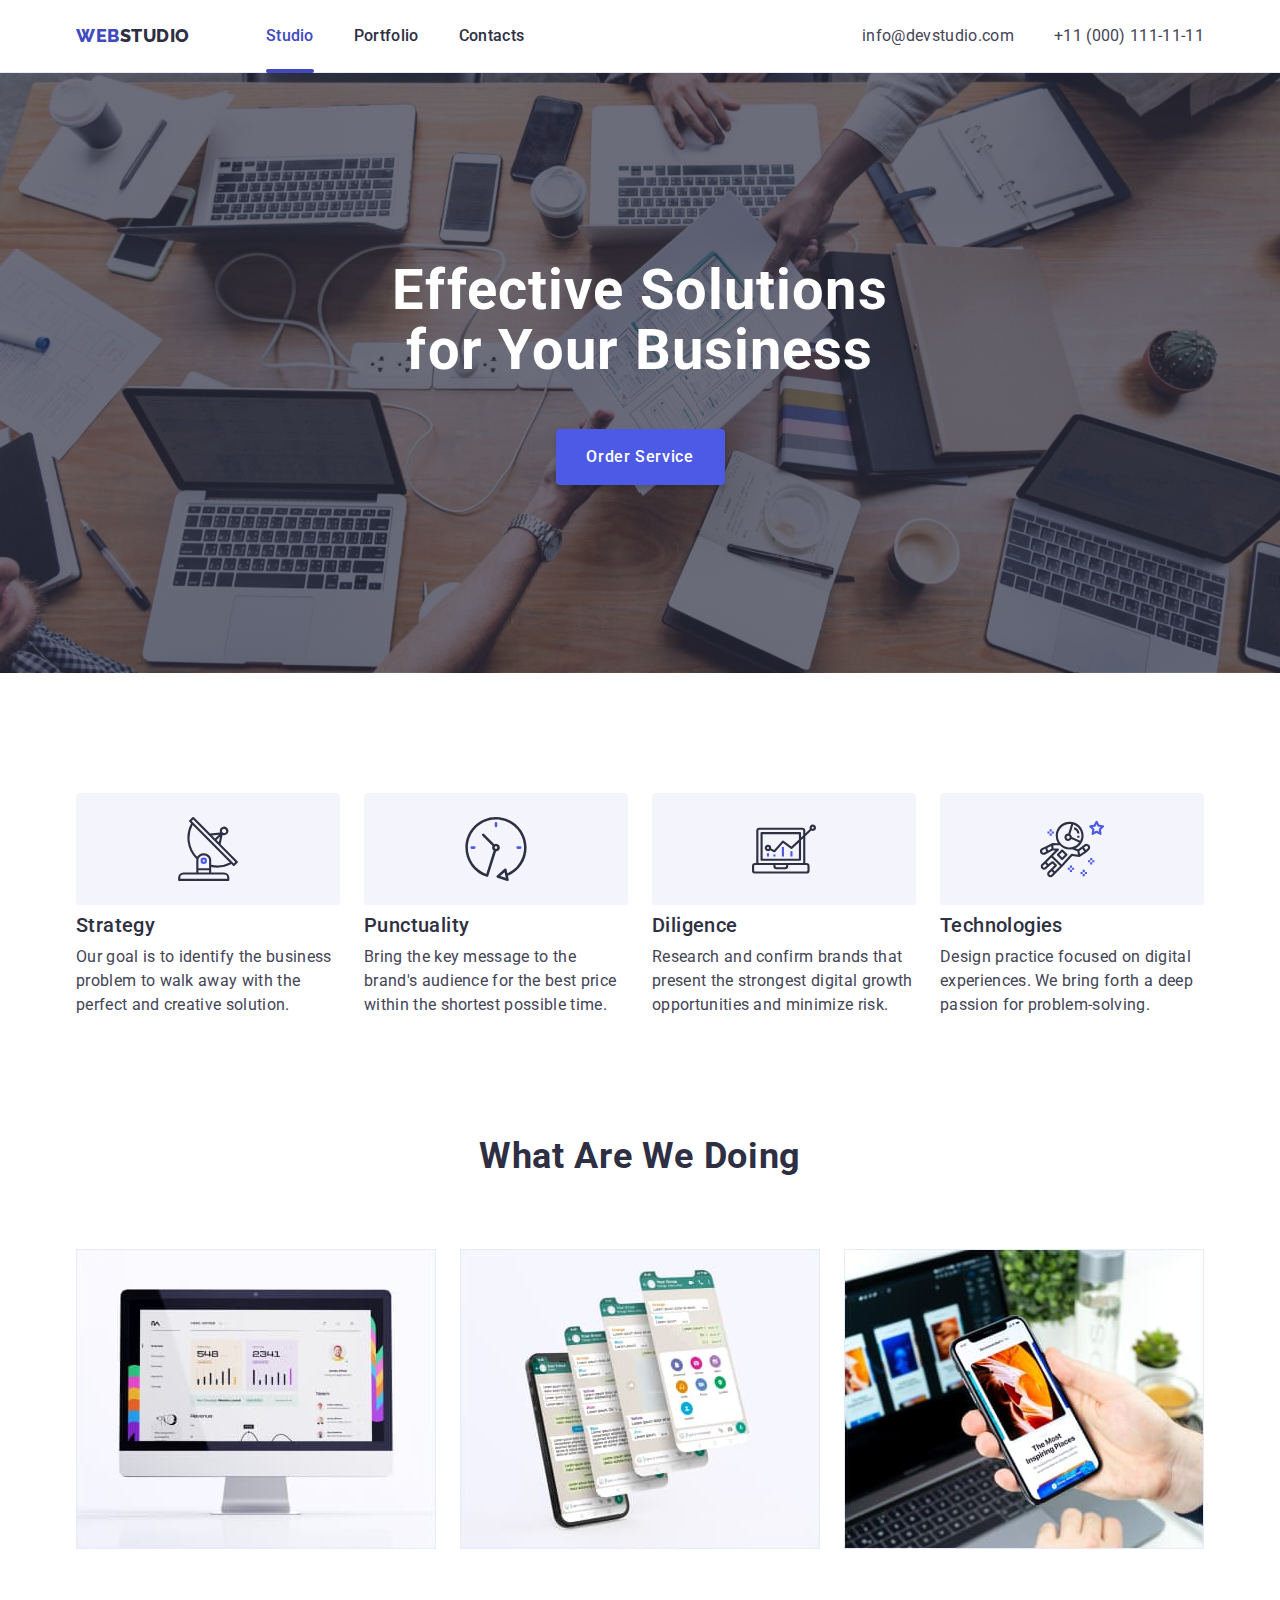
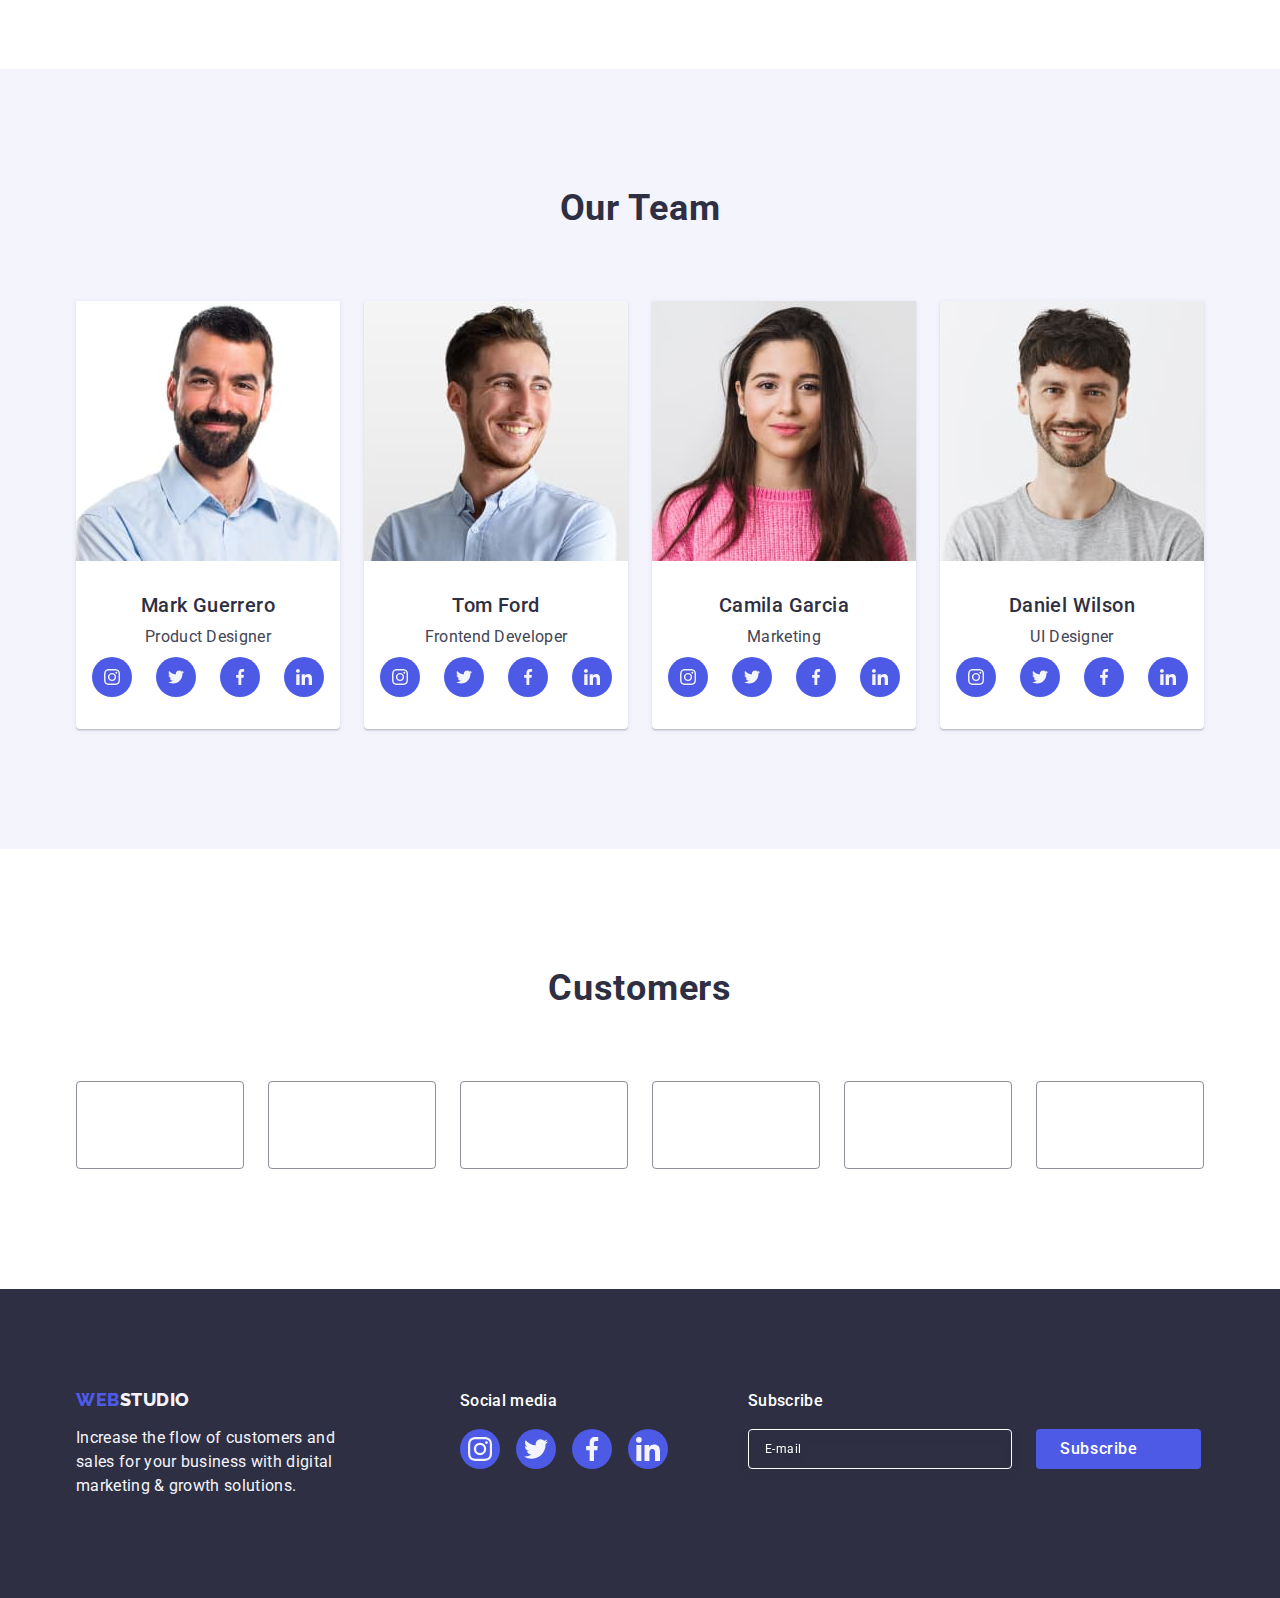
<file: index.html>
<!DOCTYPE html>
<html lang="en">
<head>
    <meta charset="UTF-8">
    <meta http-equiv="X-UA-Compatible" content="IE=edge">
    <meta name="viewport" content="width=device-width, initial-scale=1.0">
    <link rel="preconnect" href="https://fonts.googleapis.com">
    <link rel="preconnect" href="https://fonts.gstatic.com" crossorigin>
    <link href="https://fonts.googleapis.com/css2?family=Raleway:wght@800&family=Roboto:wght@400;500&display=swap" rel="stylesheet">

     <title>WebStudio</title>
     <link rel="stylesheet" href="https://cdn.jsdelivr.net/npm/modern-normalize@2.0.0/modern-normalize.min.css">
        <link rel="stylesheet" href="./css/styles.css">
</head>
<body>
        <header class="header">
            <div class="header-container container">
            <nav class="header-navigation">
            <a  class="header-logo link" href="./index.html"> Web<span class="span">Studio</span></a>
            <ul class="header-menu-list list">
                <li> <a class="header-menu-link link current" href="./index.html">Studio</a></li>
                <li> <a class="header-menu-link link" href="./portfolio.html">Portfolio</a></li>
                <li> <a class="header-menu-link link" href="">Contacts</a></li>
            </ul>
            </nav>
             <address class="addres">
                <ul class="header-addres list">
                    <li class="header-address-item"><a class="header-address-link link" href="mailto:info@devstudio.com">info@devstudio.com</a> </li>
                    <li class="header-address-item"><a class="header-address-link link" href="tel:+110001111111">+11 (000) 111-11-11</a></li>
                </ul> 
             </address>
            </div>
        </header>

        <main>
            <section class="section-content">
                <div class="container-section container">
                    <h1 class="section-title">Effective Solutions for Your Business</h1>
                    <button type="button" class="section-title-bt"  data-modal-open>Order Service</button>
                </div>  
            </section>
            <section class="section-content-one">
                <div class="tex-content container">
                    <h2 class="visually-hidden ">header</h2>
                        <ul class="main-strategi list">
                            <li class="main-content-item-one"> 
                                <div class="main-content-div-two" >
                                    <svg class="main-content-icon" width="64" height="64"> 
                                        <use href="./images/icons.svg#icon-antenna-1">
                                        </use>
                                    </svg>
                                </div>
                                <h3 class="main-strategy-title">Strategy</h3>
                        <p class="main-strategy-text">Our goal is to identify the business
                            problem to walk away with the perfect and creative solution. </p>
                            </li>
                        <li class="main-content-item-one">
                            <div class="main-content-div-two" >
                                <svg class="main-content-icon" width="64" height="64"> 
                                    <use href="./images/icons.svg#icon-clock-1">
                                    </use>
                                </svg>
                            </div>
                            <h3 class="main-strategy-title">Punctuality</h3>
                        <p class="main-strategy-text">Bring the key message to the brand's audience for the best price within the shortest possible time.</p>
                            </li>
                        <li class="main-content-item-one">
                            <div class="main-content-div-two" >
                                <svg class="main-content-icon" width="64" height="64">
                                    <use href="./images/icons.svg#icon-diagram-1"> </use>
                                </svg>
                            </div>
                                <h3 class="main-strategy-title">Diligence</h3>
                                <p class="main-strategy-text">Research and confirm brands that present the strongest digital growth opportunities and minimize risk.</p>
                            </li>
                        <li class="main-content-item-one">
                            <div class="main-content-div-two" >
                                <svg class="main-content-icon" width="64" height="64"> 
                                    <use href="./images/icons.svg#icon-astronaut-1"> </use>
                                </svg>
                            </div>
                            <h3 class="main-strategy-title">Technologies</h3>
                        <p class="main-strategy-text">Design practice focused on digital experiences. We bring forth a deep passion for problem-solving.</p>
                            </li>
                </ul>
                </div>
            </section>
            <section class="technologies">
                <div class="technologies-one container">
                <h2 class="technologies-title">What are we doing</h2>
                <ul class="technologies-list list">
                   <li class="technologies-list-iteam"> 
                         <img src="./images/Rectangle.jpg" alt="Rectangle" width="360" height="300"/>
                    </li>
                    <li class="technologies-list-iteam"> 
                        <img src="./images/tel.jpg" alt="phone" width="360" height="300" /> 
                    </li>
                    <li class="technologies-list-iteam"> 
                         <img src="./images/twotel.jpg" alt="two phone" width="360" height="300"/> 
                    </li>
                </ul>
                </div>
            </section>
            <section class="team">
                <div class="team-1 container">
                <h2 class="team-title">Our Team</h2>
                    <ul class="team-title-list list">
                        <li class="team-title-item">
                            <img src="./images/Mark.jpg" alt="Mark Guerrero" width="264" height="260"/>
                        <div class="name">
                            <h3 class="comand-title">Mark Guerrero</h3> 
                            <p class="comand-title-text">Product Designer</p> 
                            <ul class="list-comand">
                                <li class="list-comand-item">
                                <a class="list-comand-link" href="">
                                    <svg class="comand-title-icons" width="16" height="16"> 
                                        <use href="./images/icons.svg#icon-instagram-2">
                                        </use>
                                    </svg>
                                </a>
                                </li>
                                <li class="list-comand-item">
                                <a class="list-comand-link" href="">
                                    <svg class="comand-title-icons" width="16" height="16">
                                        <use href="./images/icons.svg#icon-twitter-1">
                                        </use>
                                    </svg>
                                </a>
                                </li>
                                <li class="list-comand-item">
                                <a class="list-comand-link" href="">
                                    <svg  class="comand-title-icons" width="16" height="16">
                                        <use href="./images/icons.svg#icon-facebook-1">
                                        </use>
                                    </svg>
                                </a>
                                </li>
                                <li class="list-comand-item">
                                <a class="list-comand-link" href="">
                                    <svg class="comand-title-icons" width="16" height="16">
                                        <use href="./images/icons.svg#icon-linkedin-1">
                                        </use>
                                    </svg>
                                </a>
                            </li>
                            </ul>
                        </div>
                        </li>
                        <li class="team-title-item">
                            <img src="./images/Tom.jpg" alt="Tom Ford" width="264" height="260"/>
                            <div class="name">
                            <h3 class="comand-title">Tom Ford</h3>
                            <p class="comand-title-text">Frontend Developer</p>
                            <ul class="list-comand">
                                <li class="list-comand-item">
                                <a class="list-comand-link" href="">
                                    <svg class="comand-title-icons" width="16" height="16"> 
                                        <use href="./images/icons.svg#icon-instagram-2">
                                        </use>
                                    </svg>
                                </a>
                                </li>
                                <li class="list-comand-item">
                                    <a class="list-comand-link" href="">
                                    <svg class="comand-title-icons" width="16" height="16"> 
                                        <use href="./images/icons.svg#icon-twitter-1">
                                        </use>
                                    </svg>
                                    </a>
                                </li>
                                <li class="list-comand-item">
                                    <a class="list-comand-link" href="">
                                        <svg  class="comand-title-icons" width="16" height="16">
                                            <use href="./images/icons.svg#icon-facebook-1">
                                            </use>
                                        </svg>
                                    </a>
                                </li>
                                <li class="list-comand-item">
                                <a class="list-comand-link" href="">
                                    <svg class="comand-title-icons" width="16" height="16">
                                        <use href="./images/icons.svg#icon-linkedin-1">
                                        </use>
                                    </svg>
                                </a>
                                 </li>
                            </ul>
                        </div>
                        </li>
                        <li class="team-title-item">
                            <img src="./images/Camila.jpg" alt="Camila Garcia" width="264" height="260"/>
                        <div class="name">
                            <h3 class="comand-title">Camila Garcia</h3>
                            <p class="comand-title-text">Marketing</p>
                            <ul class="list-comand">
                                <li class="list-comand-item">
                                    <a class="list-comand-link" href="">
                                        <svg class="comand-title-icons" width="16" height="16"> 
                                            <use href="./images/icons.svg#icon-instagram-2">
                                            </use>
                                        </svg>
                                    </a>
                                </li>
                                <li class="list-comand-item">
                                    <a class="list-comand-link" href="">
                                        <svg class="comand-title-icons" width="16" height="16">
                                            <use href="./images/icons.svg#icon-twitter-1">
                                            </use>
                                        </svg>
                                    </a>
                                </li>
                                <li class="list-comand-item">
                                    <a class="list-comand-link" href="">
                                        <svg  class="comand-title-icons" width="16" height="16">
                                            <use href="./images/icons.svg#icon-facebook-1">
                                            </use>
                                        </svg>
                                    </a>
                                </li>
                                <li class="list-comand-item">
                                    <a class="list-comand-link" href="">
                                        <svg class="comand-title-icons" width="16" height="16">
                                            <use href="./images/icons.svg#icon-linkedin-1">
                                            </use>
                                        </svg>
                                    </a>
                                </li>
                            </ul>
                        </div>
                        </li>
                        <li class="team-title-item">
                            <img src="./images/Daniel.jpg" alt="Daniel Wilson" width="264" height="260">
                        <div class="name">
                            <h3 class="comand-title">Daniel Wilson</h3>
                            <p class="comand-title-text">UI Designer</p>
                            <ul class="list-comand"> 
                                <li class="list-comand-item">
                                    <a class="list-comand-link" href="">
                                        <svg class="comand-title-icons" width="16" height="16"> 
                                            <use href="./images/icons.svg#icon-instagram-2">
                                            </use>
                                        </svg>
                                    </a>
                                </li>
                                <li class="list-comand-item">
                                    <a class="list-comand-link" href="">
                                        <svg class="comand-title-icons" width="16" height="16">
                                            <use href="./images/icons.svg#icon-twitter-1">
                                            </use>
                                        </svg>
                                    </a>
                                </li>
                                <li class="list-comand-item">
                                    <a class="list-comand-link" href="" >
                                        <svg  class="comand-title-icons" width="16" height="16">
                                            <use href="./images/icons.svg#icon-facebook-1">
                                            </use>
                                        </svg>
                                    </a>
                                </li>
                                <li class="list-comand-item">
                                <a class="list-comand-link" href="">
                                    <svg class="comand-title-icons" width="16" height="16">
                                        <use href="./images/icons.svg#icon-linkedin-1">
                                        </use>
                                    </svg>
                                </a>
                                </li>
                            </ul>
                        </div>
                   </ul>
                </div>
            </section>
            <section class="customers">
                <div class="customers-icons container"> 
                    <h2 class="team-title-customers">Customers</h2>
                        <ul class="customers-list-icont">
                            <li class="team-title-icone">
                                 <a class="team-title-link" href="">
                                    <svg class="customers-list-icon" width="104" height="56">
                                        <use href="./images/icons.svg#icon-Logo" >
                                        </use>
                                    </svg>
                                </a>
                             </li>
                             <li class="team-title-icone">
                                 <a class="team-title-link" href="">
                                    <svg class="customers-list-icon"  width="104" height="56">
                                        <use href="./images/icons.svg#icon-Logo-1">
                                        </use>
                                    </svg>
                                </a>
                            </li>
                            <li class="team-title-icone">
                                 <a class="team-title-link" href="">
                                    <svg class="customers-list-icon"  width="104" height="56">
                                        <use href="./images/icons.svg#icon-Logo-2">
                                        </use>
                                    </svg>
                                </a>
                            </li>
                            <li class="team-title-icone">
                                 <a class="team-title-link" href="">
                                    <svg class="customers-list-icon" width="104" height="56">
                                        <use href="./images/icons.svg#icon-Logo-3" >
                                        </use>
                                    </svg>
                                </a>
                            </li>
                            <li class="team-title-icone">
                                 <a class="team-title-link" href="">
                                    <svg class="customers-list-icon"  width="104" height="56">
                                        <use href="./images/icons.svg#icon-Logo-4">
                                        </use>
                                    </svg>
                                </a>
                            </li>
                            <li class="team-title-icone">
                                 <a class="team-title-link" href="">
                                    <svg class="customers-list-icon" width="104" height="56">
                                        <use href="./images/icons.svg#icon-Logo-5" >
                                        </use>
                                    </svg>
                                </a>
                            </li>
                        </ul>
                    
                </div>
            </section>
        </main>
        <footer class="footer">
            <div class="footer-main container">
                <div class="footer-div-logo">
                    <a class="footer-logo-link link" href="./index.html"> Web<span class="span">Studio</span></a>
                    <p class="footer-digital">Increase the flow of customers and
                        sales for your business with digital marketing & growth solutions.</p>
                 </div>
                 <div class="footer-two">
                         <p class="footer-digital-main">Social media</p>
                            <ul class="footer-digital-list">
                              <li class="footer-digital-item">
                                 <a class="footer-digital-link" href="">
                                  <svg class="footer-svg" width="24" height="24">
                                      <use href="./images/icons.svg#icon-instagram-2"></use>
                                 </svg>
                                 </a>
                                </li>
                               <li class="footer-digital-item">
                                    <a class="footer-digital-link" href="">
                                      <svg class="footer-svg" width="24" height="24">
                                         <use href="./images/icons.svg#icon-twitter-1" ></use>
                                      </svg>
                                    </a>
                                </li>
                                <li class="footer-digital-item">
                                     <a class="footer-digital-link" href="">
                                       <svg class="footer-svg" width="24" height="24">
                                         <use href="./images/icons.svg#icon-facebook-1" ></use>
                                      </svg>
                                    </a>
                                </li>
                                <li class="footer-digital-item">
                                     <a class="footer-digital-link" href="">
                                       <svg class="footer-svg" width="24" height="24">
                                         <use href="./images/icons.svg#icon-linkedin-1" ></use>
                                        </svg>
                                    </a>
                               </li>
                         </ul>
                     
                     </div>
                     <div class="footer-subscribe">
                            <p class="footer-digital-main">Subscribe</p>
                        <form class="footer-subscribe-form">
                            <label class="label-form"> 
                                <input type="email" name="user-email" id="user-email" placeholder="E-mail" class="subsctibe-input"/>
                            </label>
                            <button type="submit" class="subsctibe-btn">Subscribe 
                                <svg class="svg-subsctibe" width="24" height="24">
                                    <use href="./images/icons.svg#icon-icon-send">
                                    </use>
                                </svg>
                            </button>
                        </form>
                     </div>
             </div>
             
        </footer>
        <div class="backdrop is-hidden" data-modal>
            <div class="modal">
                <button type="button" class="modal-btn" data-modal-close>
                    <svg class="footer-svg-modal" width="8" height="8">
                        <use href="./images/icons.svg#icon-close-black-18dp-2-1"></use>
                    </svg>
                </button>
                <p class="modal-text">Leave your contacts and we will call you back</p>
                <form class="form-modal">
                    <div class="modal-field">
                        <label for="user-name" class="name-label"> Name</label>
                        <div class="input-wrap">
                            <input 
                                type="text"
                                name="user-name"
                                id="user-name"
                                class="modal-input"
                                 /> 
                                <svg class="input-icon" width="18" height="24"> 
                                    <use href="./images/icons.svg#icon-person-black-18dp-1">
                                    </use>
                                </svg>
                        </div>
                    </div>
                    <div class="modal-field">
                        <label for="user-tel" class="name-label"> Phone</label>
                        <div class="input-wrap">
                            <input 
                                type="tel"
                                name="user-tel"
                                id="user-tel" 
                                class="modal-input"
                                />
                                <svg class="input-icon" width="18" height="24"> 
                                    <use href="./images/icons.svg#icon-phone-black-18dp-1">
                                    </use>
                                </svg>
                        </div>
                    </div>
                    <div class="modal-field">
                        <label for="user-email" class="name-label"> Email</label>
                        <div class="input-wrap">
                            <input 
                                type="email"
                                name="user-email" 
                                id="user-email-bt" 
                                class="modal-input"
                                /> 
                                <svg class="input-icon" width="18" height="24"> 
                                    <use href="./images/icons.svg#icon-email-black-18dp-1">
                                    </use>
                                </svg>             
                        </div>    
                    </div>
                    <div class="modal-field-div"> 
                        <label for="user-comment" class="name-label"> Comment</label>
                        <textarea 
                            name="user-comment"
                            placeholder="Text input"
                            class="modal-texterea"
                            id="user-comment"></textarea>
                               
                    </div>
                    <div class="modal-field-checkbox" >
                        <input type="checkbox" name="user-privacy" id="user-privacy" class="input-check visually-hidden" value="true"/>
                        <label for="user-privacy" class="check-text" >
                            <span class="span-modal">
                                <svg class="input-check" width="10" height="8"> 
                                <use href="./images/icons.svg#icon-Vector">
                                </use>
                                </svg>
                            </span> I accept the terms and conditions of the <a href="" class="modal-link">Privacy Policy</a>
                        </label>
                    </div> 
                     <button type="submit" class="submit-btn">Send</button>
                </form>
            </div>
        </div> 
        <script src="./js/modal.js"></script>  
</body>
</html>
</file>
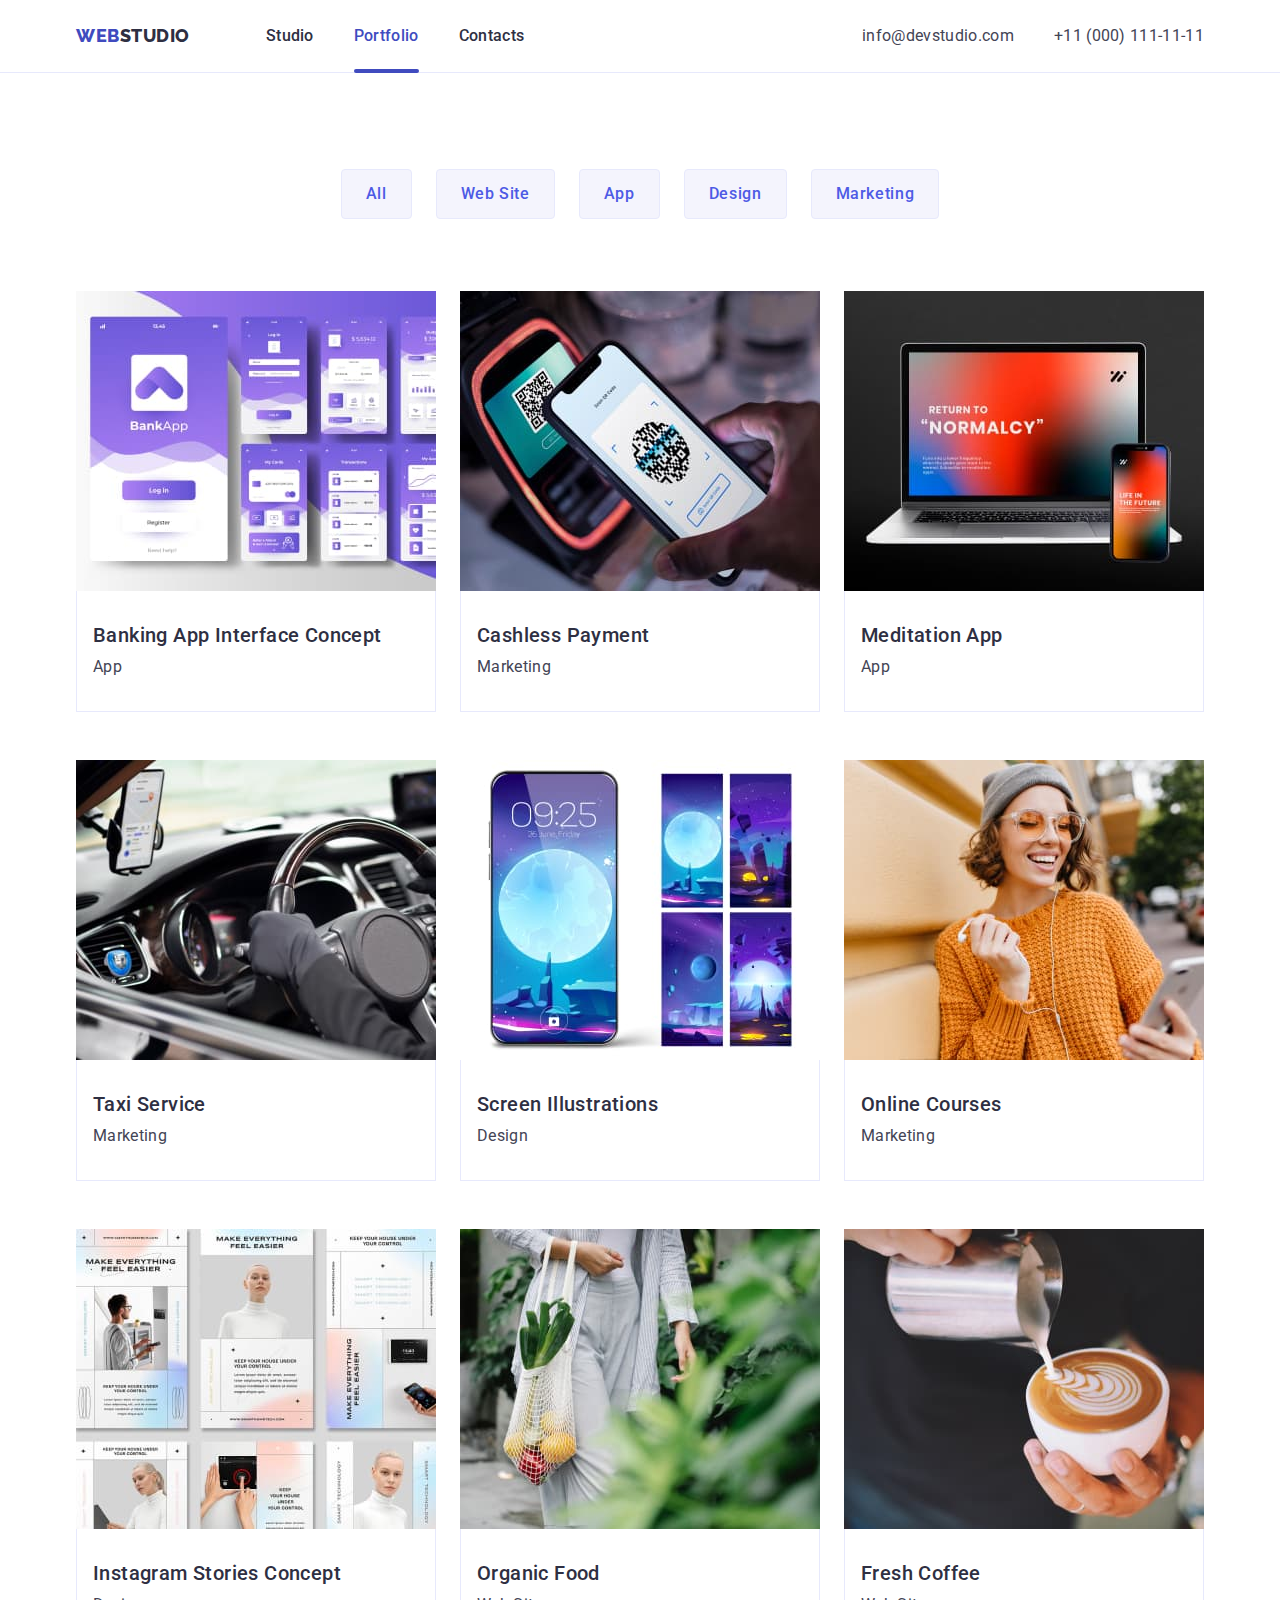
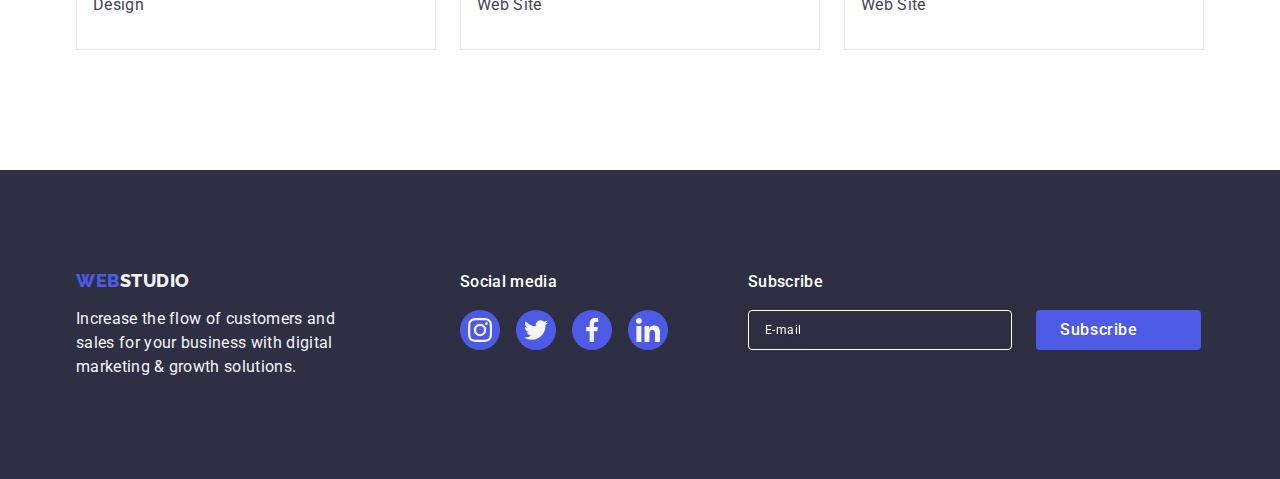
<file: portfolio.html>
<!DOCTYPE html>
<html lang="en">
<head>
    <meta charset="UTF-8">
    <meta http-equiv="X-UA-Compatible" content="IE=edge">
    <meta name="viewport" content="width=device-width, initial-scale=1.0">
    <link rel="preconnect" href="https://fonts.googleapis.com">
    <link rel="preconnect" href="https://fonts.gstatic.com" crossorigin>
    <link href="https://fonts.googleapis.com/css2?family=Raleway:wght@800&family=Roboto:wght@400;500&display=swap" rel="stylesheet">
    <title>WebStudio</title>
    <link rel="stylesheet" href="https://cdn.jsdelivr.net/npm/modern-normalize@2.0.0/modern-normalize.min.css">
    <link rel="stylesheet" href="./css/styles.css">
</head>
<body>
    <header class="header">
        <div class="header-container container">
        <nav class="header-navigation">
        <a  class="header-logo link" href="./index.html"> Web<span class="span">Studio</span></a>
        <ul class="header-menu-list list">
            <li> <a class="header-menu-link link" href="./index.html">Studio</a></li>
            <li> <a class="header-menu-link link current" href="./portfolio.html">Portfolio</a></li>
            <li> <a class="header-menu-link link" href="">Contacts</a></li>
        </ul>
        </nav>
         <address class="addres">
            <ul class="header-addres list">
                <li class="header-address-item"><a class="header-address-link link" href="mailto:info@devstudio.com">info@devstudio.com</a> </li>
                <li class="header-address-item"><a class="header-address-link link" href="tel:+110001111111">+11 (000) 111-11-11</a></li>
            </ul> 
         </address>
        </div>
    </header>
    
        <main>
           <section class="main-content">
            <div class="main-content-div container">
                <h1 class="visually-hidden">header</h1>
                    <ul class="main-content-list list">
                        <li class="main-content-item"> <button type="button" class="main-content-bt">All</button></li>
                        <li class="main-content-item"> <button type="button" class="main-content-bt">Web Site</button></li>
                        <li class="main-content-item"> <button type="button" class="main-content-bt">App</button></li>
                        <li class="main-content-item"> <button type="button" class="main-content-bt">Design</button></li>
                        <li class="main-content-item"> <button type="button" class="main-content-bt">Marketing</button></li>
                    </ul>
                    <ul class="main-content-photo list"> 
                        <li class="main-content-two"> 
                            <a class="link-content" href="">
                              <div class="content-title">
                                <img  src="./images/Banking.jpg" alt="Banking App" width="360" height="300" />
                                <p class="content-div-block-tex">14 Stylish and User-Friendly App Design Concepts · Task Manager App · Calorie Tracker App · Exotic Fruit Ecommerce App · Cloud Storage App</p>
                              </div>
                              <div class="content-div-block"> 
                                <h2 class="main-content-title">Banking App Interface Concept</h2>
                                <p class="main-content-text">App</p>
                              </div>
                              
                             </a>
                          </li>
                        <li class="main-content-two">
                             <a class="link-content" href="">
                               <div class="content-title">
                                 <img src="./images/Cashless.jpg" alt="Cashless Payment" width="360" height="300"/>
                                 <p class="content-div-block-tex">14 Stylish and User-Friendly App Design Concepts · Task Manager App · Calorie Tracker App · Exotic Fruit Ecommerce App · Cloud Storage App</p>
                               </div>
                               <div class="content-div-block">
                                 <h2 class="main-content-title">Cashless Payment</h2>
                                 <p class="main-content-text">Marketing</p>
                              </div>
                             </a> 
                          </li>
                        <li class="main-content-two" >
                           <a class="link-content" href="">
                            <div class="content-title">
                              <img src="./images/Meditation.jpg" alt="Meditation App" width="360" height="300"/>
                              <p class="content-div-block-tex">14 Stylish and User-Friendly App Design Concepts · Task Manager App · Calorie Tracker App · Exotic Fruit Ecommerce App · Cloud Storage App</p>
                            </div>
                            <div class="content-div-block">
                             <h2 class="main-content-title">Meditation App</h2>
                              <p class="main-content-text">App</p>
                            </div>
                          
                          </a>
                        </li>
                          <li class="main-content-two"> 
                          <a class="link-content" href="">
                            <div class="content-title">
                             <img src="./images/Taxi.jpg" alt="Taxi" width="360" height="300"/>
                             <p class="content-div-block-tex">14 Stylish and User-Friendly App Design Concepts · Task Manager App · Calorie Tracker App · Exotic Fruit Ecommerce App · Cloud Storage App</p>
                            </div>
                            <div class="content-div-block">
                             <h2 class="main-content-title">Taxi Service</h2>
                              <p class="main-content-text">Marketing</p>
                            </div>
                          </a>
                        </li>
                          <li class="main-content-two">
                            <a class="link-content" href="">
                              <div class="content-title">
                                <img src="./images/Screen.jpg" alt="Screen Illustrations" width="360" height="300"/>
                                <p class="content-div-block-tex">14 Stylish and User-Friendly App Design Concepts · Task Manager App · Calorie Tracker App · Exotic Fruit Ecommerce App · Cloud Storage App</p>
                              </div>
                              <div class="content-div-block">
                                <h2 class="main-content-title">Screen Illustrations</h2>
                                <p class="main-content-text">Design</p>
                              </div>
                           </a>    
                         </li>
                         <li class="main-content-two">
                           <a class="link-content" href="">
                            <div class="content-title">
                              <img src="./images/Online.jpg" alt="Online Courses" width="360" height="300"/>
                              <p class="content-div-block-tex">14 Stylish and User-Friendly App Design Concepts · Task Manager App · Calorie Tracker App · Exotic Fruit Ecommerce App · Cloud Storage App</p>
                            </div>
                            <div class="content-div-block">
                              <h2 class="main-content-title">Online Courses</h2>
                              <p class="main-content-text">Marketing</p>
                            </div>
                         </a>
                        </li>
                         <li class="main-content-two"> 
                            <a class="link-content" href="">
                              <div class="content-title">
                                <img src="./images/Instagram.jpg" alt="Instagram Stories" width="360" height="300"/>
                                <p class="content-div-block-tex">14 Stylish and User-Friendly App Design Concepts · Task Manager App · Calorie Tracker App · Exotic Fruit Ecommerce App · Cloud Storage App</p>
                              </div>
                            <div class="content-div-block">
                               <h2 class="main-content-title">Instagram Stories Concept</h2>
                                <p class="main-content-text">Design</p>
                            </div>
                         </a>
                         </li>
                        <li class="main-content-two">
                          <a class="link-content" href="">
                            <div class="content-title">
                              <img src="./images/Organic.jpg" alt="Organic Food" width="360" height="300"/>
                              <p class="content-div-block-tex">14 Stylish and User-Friendly App Design Concepts · Task Manager App · Calorie Tracker App · Exotic Fruit Ecommerce App · Cloud Storage App</p>
                            </div>
                            <div class="content-div-block">
                              <h2 class="main-content-title"> Organic Food</h2>
                              <p class="main-content-text">Web Site</p>
                            </div>
                         </a>
                        </li>
                           <li class="main-content-two">
                             <a class="link-content" href="">
                               <div class="content-title">
                                 <img src="./images/Fresh.jpg" alt="Fresh Coffee" width="360" height="300"/>
                                 <p class="content-div-block-tex">14 Stylish and User-Friendly App Design Concepts · Task Manager App · Calorie Tracker App · Exotic Fruit Ecommerce App · Cloud Storage App</p>
                               </div>
                               <div class="content-div-block">
                                 <h2 class="main-content-title">Fresh Coffee</h2>
                                 <p class="main-content-text">Web Site</p>
                               </div> 
                             </a>
                           </li>
                
                    </ul>
                </div> 
            </section>
        </main>
        <footer class="footer">
            <div class="footer-main container">
                <div class="footer-div-logo">
                    <a class="footer-logo-link link" href="./index.html"> Web<span class="span">Studio</span></a>
                    <p class="footer-digital">Increase the flow of customers and
                        sales for your business with digital marketing & growth solutions.</p>
                 </div>
                 <div class="footer-two">
                         <p class="footer-digital-main">Social media</p>
                            <ul class="footer-digital-list">
                              <li class="footer-digital-item">
                                 <a class="footer-digital-link" href="">
                                  <svg class="footer-svg" width="24" height="24">
                                      <use href="./images/icons.svg#icon-instagram-2"></use>
                                 </svg>
                                 </a>
                                </li>
                               <li class="footer-digital-item">
                                    <a class="footer-digital-link" href="">
                                      <svg class="footer-svg" width="24" height="24">
                                         <use href="./images/icons.svg#icon-twitter-1" ></use>
                                      </svg>
                                    </a>
                                </li>
                                <li class="footer-digital-item">
                                     <a class="footer-digital-link" href="">
                                       <svg class="footer-svg" width="24" height="24">
                                         <use href="./images/icons.svg#icon-facebook-1" ></use>
                                      </svg>
                                    </a>
                                </li>
                                <li class="footer-digital-item">
                                     <a class="footer-digital-link" href="">
                                       <svg class="footer-svg" width="24" height="24">
                                         <use href="./images/icons.svg#icon-linkedin-1" ></use>
                                        </svg>
                                    </a>
                               </li>
                         </ul>
                     
                     </div>
                     <div class="footer-subscribe">
                      <p class="footer-digital-main">Subscribe</p>
                  <form class="footer-subscribe-form">
                      <label class="label-form"> 
                        <input type="email" name="user-email" id="user-email-btn" placeholder="E-mail" class="subsctibe-input"/>
                      </label>
                      <button type="submit" class="subsctibe-btn">Subscribe 
                          <svg class="svg-subsctibe" width="24" height="24">
                              <use href="./images/icons.svg#icon-icon-send">
                              </use>
                          </svg>
                      </button>
                    </form>
               </div>
             </div>
        </footer>     
</body>
</html>
</file>
<file: css/styles.css>
:root {
    --primary-font: 'Roboto', sans-serif;
    --logo-font: 'Raleway';
    --primary-text-color: #2E2F42;
    --pramary-accent-color: #4D5AE5;
    --active-link-color: #FFFFFF;
    --text-color-paragraf: #434455; 
    --background-color: #F4F4FD;
    --color: #8e8f99;
    --colar-btn: #404bbf; 
}
body {
    font-family: 'Roboto', sans-serif;
    color:  var(--text-color-paragraf); 
    background-color:  var(--active-link-color);
}
.list {
    list-style-type: none;
}

.link {
    text-decoration: none;
}
img {
    display: block;
} 
ul {
    list-style-type: none;
    margin-top: 0;
    margin-bottom: 0;
    padding-left: 0;
}
p, h1, h2, h3, h4, h5, h6 {
    margin: 0;
}
.container {
    width: 100%;
    max-width: 1158px;
    padding-left: 15px; 
    padding-right: 15px;
    margin: 0 auto;  
}
.header {
    border-bottom: 1px solid #e7e9fc; 
    box-shadow: 0px 2px 1px rgba(46, 47, 66, 0.08), 0px 1px 1px rgba(46, 47, 66, 0.16), 0px 1px 6px rgba(46, 47, 66, 0.08); 
}
.header-container {
    display: flex;
    width: 1158px;
    margin: 0 auto;
    align-items: center;

}
.c {
    position: relative;

}
.current::after {
    content:'';
    width: 100%;
    height: 100%;
    background-color: #404BBF;
    position: absolute;

}
.header-logo {
    font-family: "Raleway", sans-serif;
    font-weight: 800;
    font-size: 18px;
    line-height: 1.17;
    letter-spacing: 0.03em;
    text-transform: uppercase;
    color: #404bbf; ; 
    display: flex;
    margin-right: 76px;

}
.header-address-link {
    transition: color 250ms cubic-bezier(0.4, 0, 0.2, 1);

}
.header-logo span{
    color:  #2e2f42;
}
.header-navigation {
    display: flex;
    align-items: center;
    flex-grow: 1;
}
.header-menu-link {
    font-weight: 500;
    font-size: 16px;
    line-height: 1.5;
    letter-spacing: 0.02em;
    color: #2E2F42;
    display: block;
    padding: 24px 0;
    position: relative;

    transition: color 250ms cubic-bezier(0.4, 0, 0.2, 1) ;
}

.header-menu-link::after {
    content: '';
    position: absolute; 
    left: 0;
    bottom: -1px;
    height: 4px;
    background-color: #404bbf;
    border-radius: 2px;

}
.header-menu-list {
    display: flex;
    gap: 40px;

}
.header-menu-link:hover,
.header-menu-link:focus {
   color: #404bbf;
}
.address {
    font-style: normal;
     
}
.header-menu {
    display: flex;
    gap: 40px;
    padding: 24px 0;
}
.header-addres {
    display: flex;
    margin-left: auto;
    gap: 40px;
    align-items: center;
}
.header-address-link {
    font-size: 16px;
    line-height: 1.5;
    letter-spacing: 0.02em;
    color: var(--text-color-paragraf);
    padding: 24px 0;
    align-items: center;
}

.header-address-link:hover,
.header-address-link:focus {
    color: #404bbf;
}
.addres {
    font-style: normal;
}

.main-content {
    background-color: #FFFFFF;
    padding-top: 96px;
    padding-bottom: 120px;
}

.header-menu-item {
    padding: 24px 0;
}
.container-section {
    
}

.main-content-list {
    display: flex;
    justify-content: center;
    gap: 24px;
    margin-bottom: 72px;
}
.main-content-bt {
    font-family: "Roboto", sans-serif;
    font-weight: 500;
    font-size: 16px;
    line-height: 1.5;
    letter-spacing: 0.04em;
    color: var(--pramary-accent-color); 
    background-color: var(--background-color);
    cursor: pointer;
    padding: 12px 24px;
    border: 1px solid #e7e9fc;
    border-radius: 4px;
    transition: color 250ms cubic-bezier(0.4, 0, 0.2, 1), background-color 250ms cubic-bezier(0.4, 0, 0.2, 1), border-color 250ms cubic-bezier(0.4, 0, 0.2, 1), box-shadow 250ms cubic-bezier(0.4, 0, 0.2, 1); 
}
.main-content-photo {
    display: flex;
    flex-wrap: wrap;
    column-gap: 24px;
    row-gap: 48px;
    
}
.main-content-two {
    width: calc((100% - 48px) / 3);
}
.main-content-item-one {
    width: calc((100% - 72px) / 4);
}
.visually-hidden {
    position: fixed;
    transform: scale(0);
    margin-bottom: 8px;
  }
     
.main-content-bt:hover {
    color: #FFFFFF;
    background-color: #404BBF;
    border: 1px solid transparent;
    box-shadow: 0px 3px 1px rgba(0, 0, 0, 0.1), 0px 2px 1px rgba(0, 0, 0, 0.08), 0px 2px 2px rgba(0, 0, 0, 0.12); 
}
.main-content-bt:focus {
    color: #FFFFFF; 
    background-color: #404BBF;
    border: 1px solid transparent;
     box-shadow: 0px 3px 1px rgba(0, 0, 0, 0.1), 0px 2px 1px rgba(0, 0, 0, 0.08), 0px 2px 2px rgba(0, 0, 0, 0.12); 
     box-shadow: 0px 3px 1px rgba(0, 0, 0, 0.1), 0px 2px 1px rgba(0, 0, 0, 0.08), 0px 2px 2px rgba(0, 0, 0, 0.12); 
}

.main-content-title {
    font-weight: 500;
    font-size: 20px;
    line-height: 1.2;
    letter-spacing: 0.02em;
    color: var(--primary-text-color);
    margin-bottom: 8px;
}

.content-title {
    position: relative;
    overflow: hidden;

}
.main-content-text {
    font-weight: 400;
    font-size: 16px;
    line-height: 1.5;
    letter-spacing: 0.02em;
    color: var(--text-color-paragraf);

}
.footer-logo-link {
    font-family: "Raleway", sans-serif;
    font-weight: 800;
    font-size: 18px;
    line-height: 1.17;
    letter-spacing: 0.03em;
    text-transform: uppercase;
    color:var(--pramary-accent-color);
    margin-bottom: 16px;
    display: inline-block;
}
.footer-logo-link span {
    color: var(--background-color); 
}

.footer-digital {
    font-size: 16px;
    line-height: 1.5;
    letter-spacing: 0.02em;
    color: var(--background-color);
    max-width: 264px;
}
.footer-digital-main {
    font-weight:  500;
    font-size: 16px;
    line-height: 1.5;
    letter-spacing: 0.02em;
    color:var(--active-link-color);
    margin-bottom: 16px; 
}
.section-title {
    font-weight: 700;
    font-size: 56px;
    line-height: 1.07;
    text-align: center;
    letter-spacing: 0.02em;
    color: var(--active-link-color);
    max-width: 496px;
    margin-right: auto;
    margin-left: auto;
    margin-bottom: 48px;

}
.section-title-bt {
    width: 169px;
    height: 56px;
    font-family: "Roboto", sans-serif;
    font-weight: 500;
    font-size: 16px;
    line-height: 1.5;
    letter-spacing: 0.04em;
    color:var(--active-link-color);
    background-color: var(--pramary-accent-color);
    background: #4D5AE5;
    box-shadow: 0px 4px 4px rgba(0, 0, 0, 0.15);
    border-radius: 4px;
    border: none;
    cursor: pointer;
    display: block;
    margin: auto;
    min-width: 169px;
    transition: background-color 250ms cubic-bezier(0.4, 0, 0.2, 1);

}
.section-title-bt:hover, 
.section-title-bt:focus {
    background-color: #404BBF;
    cursor: pointer;
}
.section-content-one {
    padding: 120px 0;


}
.section-content {
    padding: 188px 0;
    background-color: #2E2F42;
    background-image: linear-gradient(rgba(46, 47, 66, 0.7), rgba(46, 47, 66, 0.7)), 
url(../images/img-name.jpg);
    background-repeat: no-repeat;
    background-size: cover;
    background-position: center;
    max-width: 1440px; 
    margin: 0 auto;


}
.main-strategy-title {
    font-weight: 500;
    font-size: 20px;
    line-height: 1.2;
    letter-spacing: 0.02em;
    color:var(--primary-text-color);
    margin-bottom: 8px;
}
.main-strategy-text {
    font-size: 16px;
    line-height: 1.5;
    letter-spacing: 0.02em;
}

.main-content-div {
}

.main-content-div-two {
    background-color: #F4F4FD;
    display: flex; 
    align-items: center;
    justify-content: center; 
    height: 112px;
    border-radius: 4px; 
    margin-bottom: 8px;

}
.content-div-block {
    padding: 32px 16px;
    border: 1px solid #E7E9FC;
    border-top: none;
    border: 1px solid #E7E9FC;
    padding: 32px 16px;
    border-top: none;
}
.content-div-block-tex {
    position: absolute;
    background-color: #4D5AE5;
    top: 0;
    left: 0;
    height: 100%;
    width: 100%;
    font-size: 16px;
    line-height: 1.5;
    padding: 40px 32px;
    font-weight: 400;
    font-size: 16px;
    letter-spacing: 0.02em;
    color: #F4F4FD;
    transform: translateY(100%);
    transition: transform 250ms cubic-bezier(0.4, 0, 0.2, 1);
}
.content-div-two {
    position: relative;
}
.comand-title-icons {
    fill: var(--background-color);
}
.technologies-title {
    font-weight: 700;
    font-size: 36px;
    line-height: 1.11;
    letter-spacing: 0.02em;
    color: var(--primary-text-color);
    text-align: center;
    text-transform: capitalize;
    margin-bottom: 72px;
    
}

.technologies-list-iteam {
    width: calc((100% - 48px) / 3);
}
.technologies-list {
    display: flex;
    gap: 24px; 
    padding-left: 0px;
    padding-right: 0px; 
    justify-content: center;
    align-items: center;
}
.technologies{
    padding-bottom: 120px; 
    
}

.main-strategi {
    display: flex;
    gap: 24px;
    padding-left: 0px;
    padding-right: 0px;
    align-items: center;
    justify-content: center;
   
}
.link-content {
    display: block;
    transition: box-shadow 250ms cubic-bezier(0.4, 0, 0.2, 1);
    text-decoration: none;
}
.link-content:hover {
    box-shadow:  0px 1px 6px rgba(46, 47, 66, 0.08), 0px 1px 1px rgba(46, 47, 66, 0.16), 0px 2px 1px rgba(46, 47, 66, 0.08);
    transform: translateY(0%);
}
.link-content:focus {
    box-shadow:  0px 1px 6px rgba(46, 47, 66, 0.08), 0px 1px 1px rgba(46, 47, 66, 0.16), 0px 2px 1px rgba(46, 47, 66, 0.08);
    transform: translateY(0%);
}
.link-content:hover .content-div-block-tex,
.link-content:focus .content-div-block-tex {
    transform: translateY(0);
}
.main-strategi-item {
    width: calc((100% - 72px) / 4);
}
.team {
    background-color: #F4F4FD;
    padding: 120px 0;
}
.team-title {
    font-weight: 700;
    font-size: 36px;
    line-height: 1.11;
    letter-spacing: 0.02em;
    color: var(--primary-text-color);
    text-align: center;
    text-transform: capitalize;
    margin-bottom: 72px;
}
.team-title-list {
    background-color: #F4F4FD;
    display: flex;
    justify-content: center;
    align-items: center;
    gap: 32px;
    padding: 0px 0px;
    gap: 24px;
}  
.team-title-item {
    background-color: #FFFFFF;
    width: calc((100%-72)/4);
    text-align: center; 
    border-radius: 0px 0px 4px 4px;
    box-shadow:  0px 1px 6px rgba(46, 47, 66, 0.08), 0px 1px 1px rgba(46, 47, 66, 0.16), 0px 2px 1px rgba(46, 47, 66, 0.08);
}
.name {
    padding: 32px 0px;

}
.list-comand {
    display: flex;
    justify-content: center;
    gap: 24px;
}
.footer-digital-list {
    display: flex;
    gap: 16px;
    
}
.footer-digital-item {
    width: 40px;
    height: 40px;
    
}
.footer-Subscribe {
    margin-left: 80px;

}
.label-form {
    gap: 24px;
}
.subsctibe-input {
    font-weight: 400;
    font-size: 12px;
    line-height: 2;
    padding: 8px 16px;
    display: flex;
    align-items: center;
    letter-spacing: 0.04em;
    color: #FFFFFF;
    border: 1px solid #FFFFFF;
    background: #2E2F42;
    border-radius: 4px;
    Width: 264px;
    Height: 40px;
    line-height: 1.5;
    background-color: transparent; 
    filter: drop-shadow(0px 4px 4px rgba(0, 0, 0, 0.15));
}
.subsctibe-input::placeholder {
    color: #ffffff;
}
.subsctibe-input:hover {
    fill: #ffffff;
}
.subsctibe-btn {
    height: 40px; 
    display: flex; 
    justify-content: center;
    align-items: center; 
    font-size: 16px;
    font-weight: 500;
    line-height: 1.5;
    letter-spacing: 0.04em;
    color: #ffffff;
    cursor: pointer;
    background-color: #4D5AE5;
    border: none; 
    border-radius: 4px;
    width: 165px;
    padding: 8px 24px;
    min-width: 165px;
}
.svg-subsctibe {
    margin-left: 16px;
    fill: var(--active-link-color);
}
.subsctibe-btn:hover {
    color: #FFFFFF;
    background-color: #404BBF;
    box-shadow: 0px 3px 1px rgba(0, 0, 0, 0.1), 0px 2px 1px rgba(0, 0, 0, 0.08), 0px 2px 2px rgba(0, 0, 0, 0.12); 
}
.subsctibe-btn:focus { 
    color: #FFFFFF;
    background-color: #404BBF;
    box-shadow: 0px 3px 1px rgba(0, 0, 0, 0.1), 0px 2px 1px rgba(0, 0, 0, 0.08), 0px 2px 2px rgba(0, 0, 0, 0.12); 
}
.footer-two {
    margin-right: 80px;
}
.footer-digital-link {
    width: 100%;
    height: 100%;
    background-color: var(--pramary-accent-color);
    color: var(--pramary-accent-color);
    border-radius: 50%;
    display: flex; 
    align-items: center;
    justify-content: center;
    transition:  background-color 250ms cubic-bezier(0.4, 0, 0.2, 1); 
}
.footer-digital-link:hover {
    background-color: #31d0aa;  
}
.footer-digital-link:focus {
    background-color: #31d0aa;  
}

.list-comand-item {
    width: 40px;
    height: 40px;
    
}
.list-comand-link {
    width: 100%;
    height: 100%;
    background-color: var(--pramary-accent-color);
    border-radius: 50%;
    display: flex; 
    align-items: center;
    justify-content: center;
    transition: background-color 250ms cubic-bezier(0.4, 0, 0.2, 1);
}
.list-comand-link:hover {
    background-color: #404bbf; 
} 

.list-comand-link:focus {
    background-color: #404bbf; 
}
.footer-svg {
    fill: var(--background-color);
}

.comand-title {
    font-weight: 500;
    font-size: 20px;
    line-height: 1.2;
    letter-spacing: 0.02em;
    color: var(--primary-text-color);
    margin-bottom: 8px;
    text-align: center;
    margin-bottom: 8px;
}
.comand-title-text {
    font-size: 16px;
    line-height: 1.5;
    letter-spacing: 0.02em;
    text-align: center;
    margin-bottom: 8px;


}
.team-title-customers {
    font-weight: 700;
    font-size: 36px;
    line-height: 1.11;
    letter-spacing: 0.02em;
    color: var(--primary-text-color);
    text-align: center;
    text-transform: capitalize;
    margin-bottom: 72px;

}
.tex-content {
    
}
.team-title-link {
    border: 1px solid #8e8f99;
    border-radius: 4px;
    display: flex; 
    align-items: center;
    justify-content: center; 
    color: #8E8F99;
    height: 100%;
    width: 100%;
    transition: border-color 250ms cubic-bezier(0.4, 0, 0.2, 1), color 250ms cubic-bezier(0.4, 0, 0.2, 1); 
    
}
.footer-div-logo {
    margin-right: 120px;

}
.team-title-link:hover {
    border-color: #404bbf;
    color: #404bbf;
}
.team-title-link:focus {
    border-color: #404bbf;
    color: #404bbf; 
}
.team-title-icone {
    width: calc((100% - 120px) / 6); 
    height: 88px;

    
}
.current {
    color: #404BBF;
}
.customers-list-icont {
    display: flex;
    gap: 24px; 
    justify-content: center;
    align-items: center;
    fill: currentColor;
}
.customers-list-icon {
    fill: currentColor;
    
}
.customers {
    padding: 120px 0;
    background-color: #FFFFFF
} 
    
.footer {
    background-color: #2e2f42;
    padding: 100px 0;
}
.footer-main {
    display: flex;
    align-items: baseline;
}
.footer-div-two {
    margin-right: 120px;
    

}
.footer-div {
    display: flex; 
    align-items: baseline;
}
.footer-div-two {
    margin-right: 120px
}
.visually-hidden {
    position: absolute; 
    width: 1px; 
    height: 1px;
    margin: -1px;
    border: 0;
    padding: 0;
    white-space: nowrap;
    clip-path: inset(100%); 
    clip: rect(0 0 0 0); 
     overflow: hidden; 
}
.backdrop {
    position: fixed;
    top: 0;
    left: 0;
    width: 100%;
    height: 100%;
    background-color: rgba(46, 47, 66, 0.4);
    transition: opacity 250ms cubic-bezier(0.4, 0, 0.2, 1), visibility 250ms cubic-bezier(0.4, 0, 0.2, 1);

}
.backdrop.is-hidden .modal {
    transform: transletate(-50%, -50%) scale(0);
}
.is-hidden {
    opacity: 0;
    visibility: hidden;
    pointer-events: none; 

}
.modal {
    position: absolute;
    top: 50%;
    left: 50%;
    transform: translate(-50%, -50%) scaleX(1);
    width: 408px; 
    min-height: 584px; 
    background: #fcfcfc;
    box-shadow: 0px 1px 1px rgba(0, 0, 0, 0.14), 0px 1px 3px rgba(0, 0, 0, 0.12), 0px 2px 1px rgba(0, 0, 0, 0.2);
    border-radius: 4px;
    transition: transform 250ms cubic-bezier(0.4, 0, 0.2, 1);
    padding: 24px;
    padding-top: 72px;

}
.modal-btn {
    position: absolute;
    top: 24px;
    right: 24px; 
    width: 24px;
    height: 24px; 
    border-radius: 50%;
    display: flex; 
    align-items: center; 
    justify-content: center;
    background-color: #e7e9fc;
    border: 1px solid rgba(0, 0, 0, 0.1); 
    padding: 0;
    cursor: pointer;
    transition: background-color 250ms cubic-bezier(0.4, 0, 0.2, 1), border 250ms cubic-bezier(0.4, 0, 0.2, 1); 
}
.is-hidden {
    visibility: hidden;
    opacity: 0;
    pointer-events: none;
}
.modal-btn:hover {
    background-color: #404bbf;
    border: none;
    fill: #ffffff;

}
.modal-btn:focus {
    background-color: #404bbf; 
    border: none;
    fill: #ffffff; 
}
.footer-svg-modal {
    transition: fill 250ms cubic-bezier(0.4, 0, 0.2, 1);

}
.modal-text {
    font-weight: 500;
    font-size: 16px;
    line-height: 1.5;
    letter-spacing: 0.02em;
    color: #2E2F42;
    text-align: center;
    margin-bottom: 16px;
  
}
.form-input {
    max-width: 100%;
}
.modal-input {
    width: 100%;
    height: 40px;
    border: 1px solid rgba(46, 47, 66, 0.4);
    border-radius: 4px;
    padding-left: 38px;
    outline: transparent;
    cursor: pointer;
    transition: border-color 250ms cubic-bezier(0.4, 0, 0.2, 1);
    background-color: transparent; 

}
.modal-input:focus {
    border-color: #4D5AE5;
}

.modal-input:focus + .input-icon {
    fill: #4D5AE5;  
}

.name-label {
    font-weight: 400;
    font-size: 12px;
    line-height: 1.17;
    letter-spacing: 0.04em;
    color: #8E8F99;
    display: block;
    margin-bottom: 4px; 
}

.modal-field {
    margin-bottom: 8px;
    
}
.modal-field-checkbox {
    margin-bottom: 24px;

}
.input-icon {
    position: absolute;
    left: 16px;
    top: 50%;
    transform: translateY(-50%);
    transition: fill 250ms cubic-bezier(0.4, 0, 0.2, 1);
    fill:#2e2f42;
 }
 .input-icon:focus {
    fill: #4D5AE5; 

 }
 .modal-field-div {
    margin-bottom: 16px;
 }
.input-wrap {
    position: relative;
}
.modal-texterea {
    font-weight: 400;
    font-size: 12px;
    line-height: 1.17;  
    letter-spacing: 0.04em;
    width: 100%;
    height: 120px;
    outline: transparent;
    cursor: pointer;
    transition: border color 300ms linear;
    border: 1px solid rgba(46, 47, 66, 0.4);
    border-radius: 4px;
    resize: none;
    color: rgba(46, 47, 66, 0.4); 
    background-color: transparent;
    padding: 8px 16px;
    transition: border-color 250ms cubic-bezier(0.4, 0, 0.2, 1);
}
.modal-texterea:hover {
    border-color: #4D5AE5;
    
}
.user-comment {

}
.span-modal {
    width: 16px;
    height: 16px;
    border: 1px solid rgba(46, 47, 66, 0.4);
    transition: background-color 250ms cubic-bezier(0.4, 0, 0.2, 1), border 250ms cubic-bezier(0.4, 0, 0.2, 1), fill 250ms cubic-bezier(0.4, 0, 0.2, 1);
    display: inline-flex;
    fill: transparent; 
    justify-content: center;
    align-items: center;
}
.modal-texterea:focus {
    border-color: #4D5AE5;
}
.check-text {
    font-size: 12px;
    line-height: 1.21;
    letter-spacing: 0.04em;
    color: #8E8F99;
    align-items: center;
    line-height: 1.17; 
}
.check-text a {
    color: #4D5AE5;
    text-decoration: underline;
}
.check-text span {
    height: 16px;
    width: 16px;
    border: 1px solid rgba(46, 47, 66, 0.4);
    border-radius: 2px;
    margin-right: 12px;
    display: inline-flex;
    justify-content: center;
    align-items: center;
    fill: transparent;
}
.input-check:checked + .check-text span {
    background-color: var(--colar-btn);
    fill: var(--background-color);
    border: none; 
}


.input-check-input {
    width: 16px;
    height: 16px;
    border: 1px solid rgba(46, 47, 66, 0.4);
    transition: background-color 250ms cubic-bezier(0.4, 0, 0.2, 1), border 250ms cubic-bezier(0.4, 0, 0.2, 1), fill 250ms cubic-bezier(0.4, 0, 0.2, 1);
    display: inline-flex; 

}

.footer-subscribe-form {
    display: flex;
    gap: 24px;
}
.submit-btn {
    font-weight: 500;
    font-size: 16px;
    line-height: 24px;
    display: block;
    align-items: center;
    text-align: center;
    letter-spacing: 0.04em;
    padding: 14px 40px;
    color: #FFFFFF;
    background-color: #404BBF;
    background: #4D5AE5;
    box-shadow: 0px 4px 4px rgba(0, 0, 0, 0.15);
    border-radius: 4px;
    border: none;
    border: 1px solid transparent;
    margin: auto;
    border: none;
    cursor: pointer;
    transition: background-color 250ms cubic-bezier(0.4, 0, 0.2, 1);
    min-width: 169px;
    height: 56px;
    transition: background-color 250ms cubic-bezier(0.4, 0, 0.2, 1); 
 }
 .submit-btn:hover {
    color: #FFFFFF;
    background-color: #404BBF;
    box-shadow: 0px 3px 1px rgba(0, 0, 0, 0.1), 0px 2px 1px rgba(0, 0, 0, 0.08), 0px 2px 2px rgba(0, 0, 0, 0.12); 
 }
 .submit-btn:focus {
    color: #FFFFFF;
    background-color: #404BBF;
    box-shadow: 0px 3px 1px rgba(0, 0, 0, 0.1), 0px 2px 1px rgba(0, 0, 0, 0.08), 0px 2px 2px rgba(0, 0, 0, 0.12); 
 }
</file>
